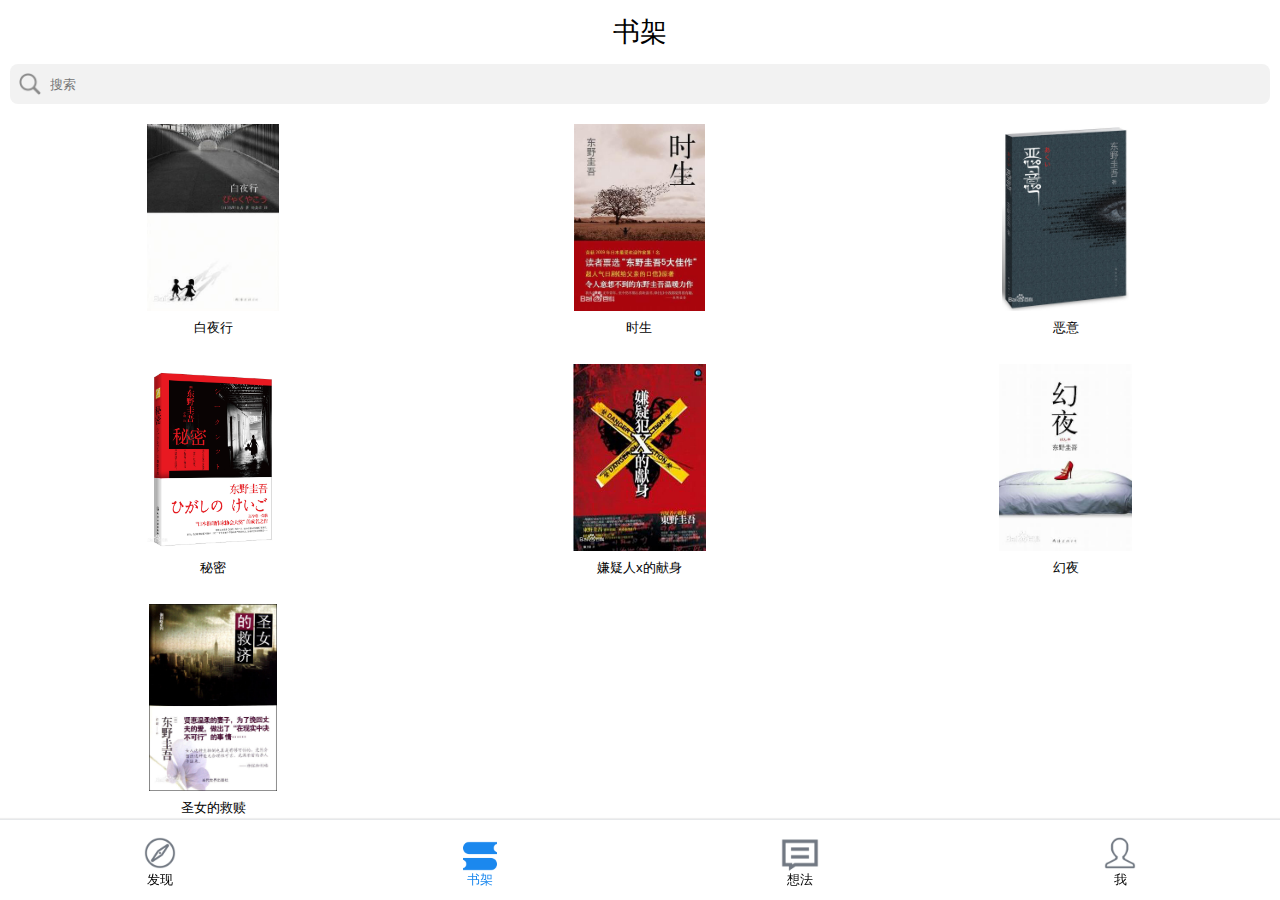
<file: book/index.html>
<!DOCTYPE html><html><head><meta charset=utf-8><meta name=viewport content="width=device-width,initial-scale=1,maximum-scale=1,minimum-scale=1,user-scalable=no"><link rel="shortcut icon" type=image/x-icon href=static/favicon.png><title>微信读书</title><link href=./static/css/app.6f440b15ff88c262f4c86b15c712f661.css rel=stylesheet></head><body><div id=app></div><script type=text/javascript src=./static/js/manifest.d38f469ac30c15033d12.js></script><script type=text/javascript src=./static/js/vendor.3ffe6963bca656d806fa.js></script><script type=text/javascript src=./static/js/app.26c6be2c015e0dfae894.js></script></body></html>
</file>
